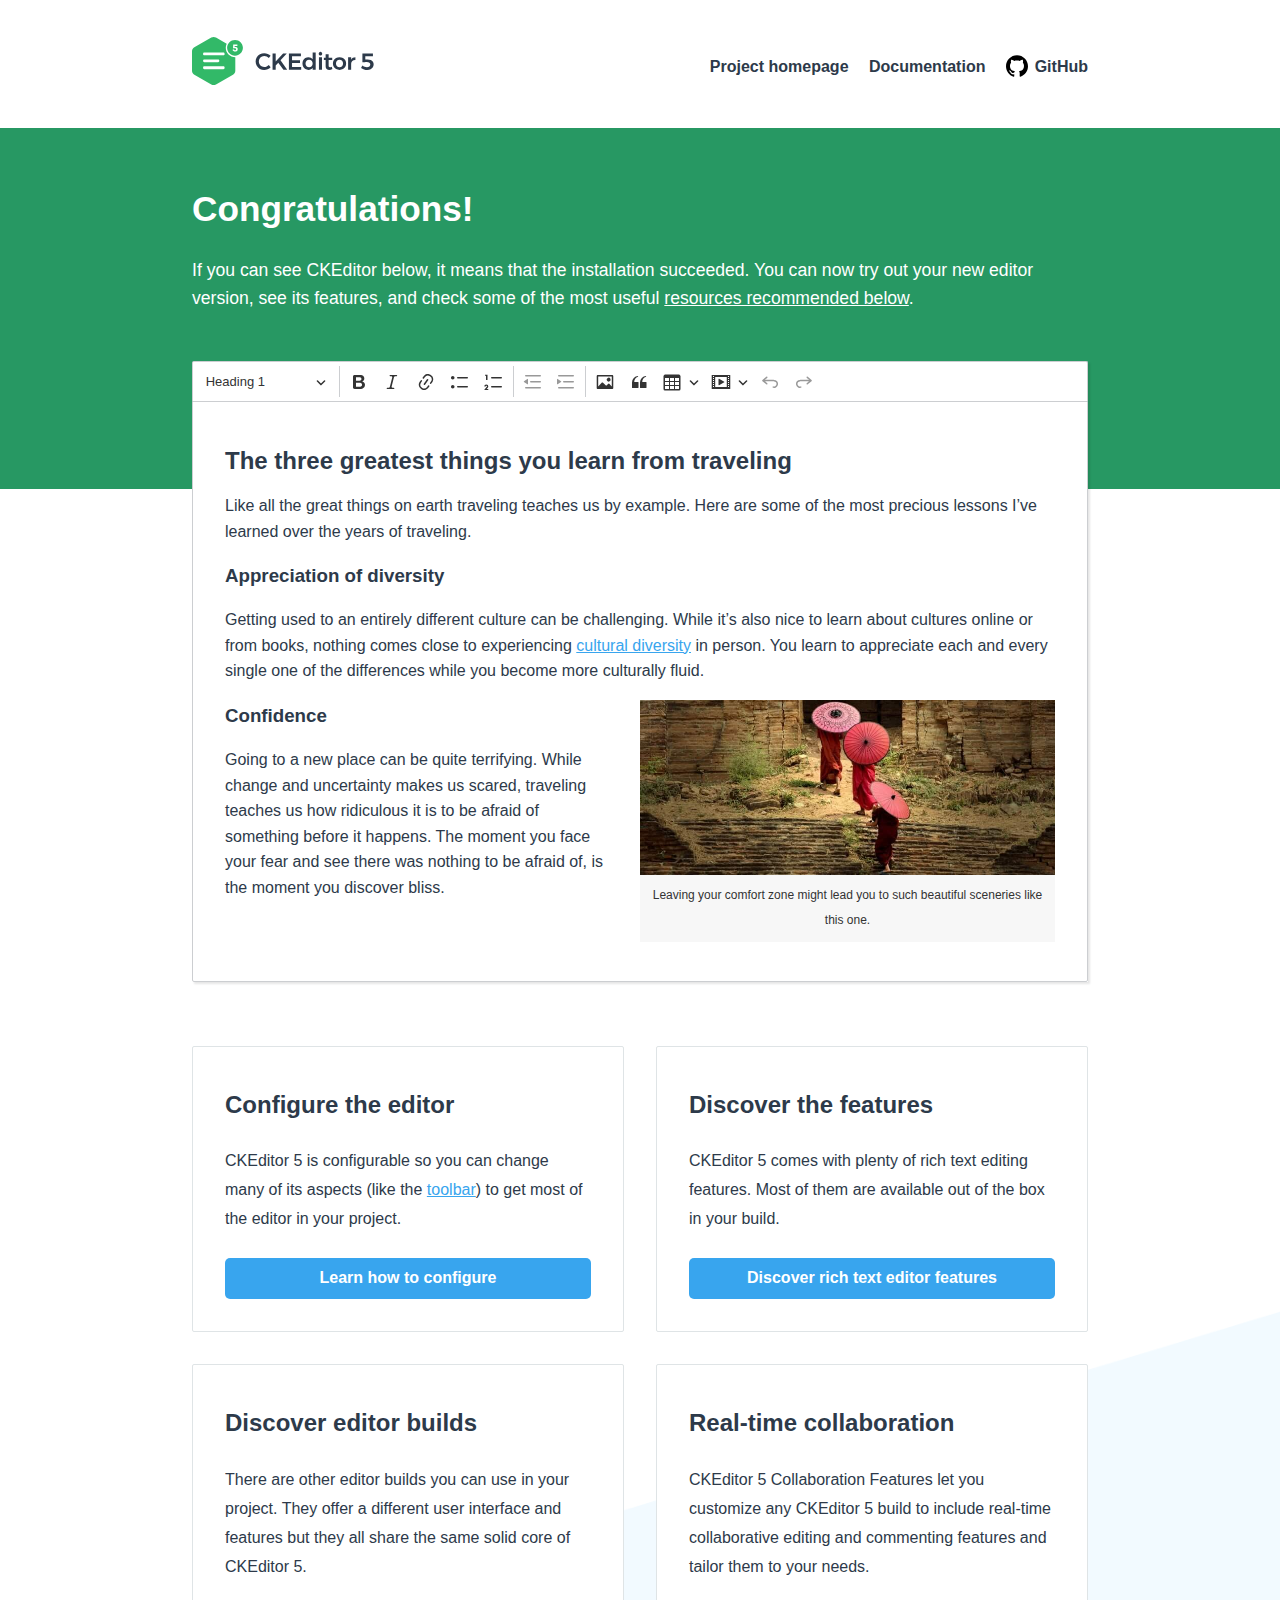
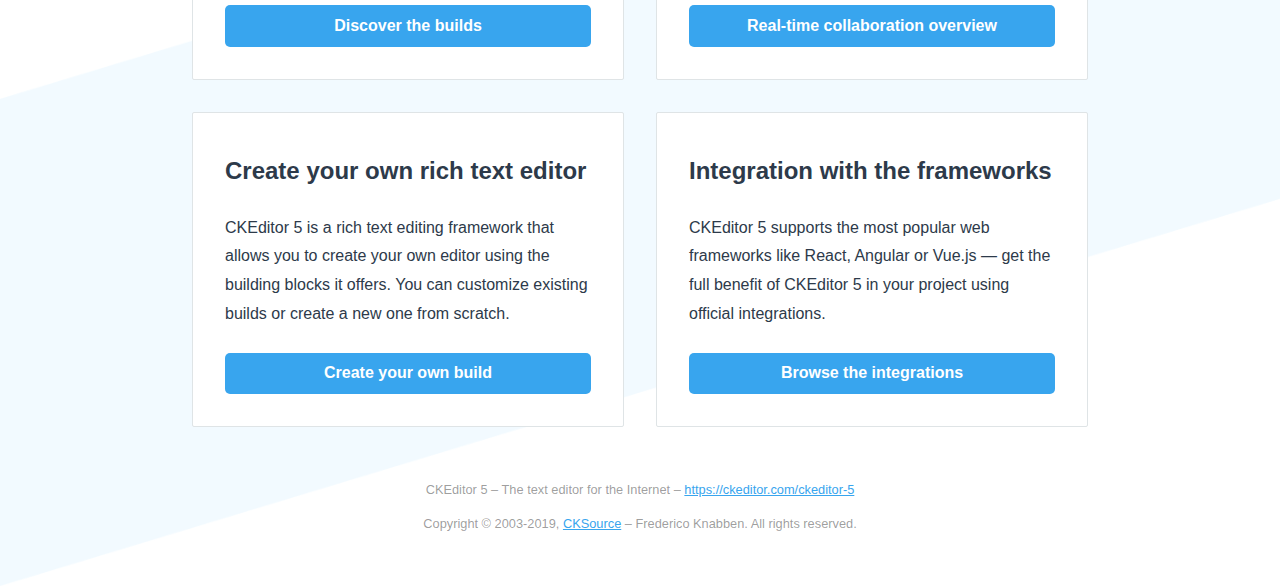
<file: MochHengkyDwiS/public/ckeditor/index.html>
<!DOCTYPE html>
<!--
Copyright (c) 2003-2019, CKSource - Frederico Knabben. All rights reserved.
For licensing, see LICENSE.md or https://ckeditor.com/legal/ckeditor-oss-license
-->
<html lang="en">

<head>
	<meta charset="utf-8">
	<meta name="viewport" content="width=device-width, initial-scale=1.0, maximum-scale=1.0" />
	<link type="text/css" href="sample/css/sample.css" rel="stylesheet" media="screen" />
	<title>CKEditor 5 – classic editor build sample</title>
</head>

<body>

	<header>
		<div class="centered">
			<h1><a href="https://ckeditor.com/ckeditor-5"><img src="sample/img/logo.svg"
						alt="WYSIWYG editor - CKEditor 5" /></a></h1>

			<input type="checkbox" id="menu-toggle" />
			<label for="menu-toggle"></label>

			<nav>
				<ul>
					<li><a href="https://ckeditor.com/ckeditor-5">Project homepage</a></li>
					<li><a href="https://ckeditor.com/docs/">Documentation</a></li>
					<li><a href="https://github.com/ckeditor/ckeditor5">GitHub</a></li>
				</ul>
			</nav>
		</div>
	</header>

	<main>
		<div class="message">
			<div class="centered">
				<h1>Congratulations!</h1>

				<p>If you can see CKEditor below, it means that the installation succeeded. You can now try out your new
					editor version, see its features,
					and check some of the most useful <a href="#references">resources recommended below</a>.</p>
			</div>
		</div>
		<div class="centered">
			<div id="editor">
				<h2>The three greatest things you learn from traveling</h2>

				<p>Like all the great things on earth traveling teaches us by example. Here are some of the most
					precious lessons I’ve learned over the years of traveling.</p>

				<h3>Appreciation of diversity</h3>

				<p>Getting used to an entirely different culture can be challenging. While it’s also nice to learn about
					cultures online or from books, nothing comes close to experiencing <a
						href="https://en.wikipedia.org/wiki/Cultural_diversity">cultural diversity</a> in person. You
					learn to appreciate each and every single one of the differences while you become more culturally
					fluid.</p>

				<figure class="image image-style-side"><img src="sample/img/umbrellas.jpg"
						alt="Three Monks walking on ancient temple.">
					<figcaption>Leaving your comfort zone might lead you to such beautiful sceneries like this one.
					</figcaption>
				</figure>

				<h3>Confidence</h3>

				<p>Going to a new place can be quite terrifying. While change and uncertainty makes us scared, traveling
					teaches us how ridiculous it is to be afraid of something before it happens. The moment you face
					your fear and see there was nothing to be afraid of, is the moment you discover bliss.</p>
			</div>

			<div id="references">
				<section>
					<h2>Configure the editor</h2>
					<p>CKEditor 5 is configurable so you can change many of its aspects (like the <a
							href="https://ckeditor.com/docs/ckeditor5/latest/builds/guides/integration/configuration.html#toolbar-setup">toolbar</a>)
						to get most of the editor in your project.</p>
					<p><a
							href="https://ckeditor.com/docs/ckeditor5/latest/builds/guides/integration/configuration.html">Learn
							how to configure</a></p>
				</section>

				<section>
					<h2>Discover the features</h2>
					<p>CKEditor 5 comes with plenty of rich text editing features. Most of them are available out of the
						box in your build.</p>
					<p><a href="https://ckeditor.com/docs/ckeditor5/latest/features/index.html">Discover rich text
							editor features</a></p>
				</section>

				<section>
					<h2>Discover editor builds</h2>
					<p>There are other editor builds you can use in your project. They offer a different user interface
						and features but they all share the same solid core of CKEditor 5.</p>
					<p><a href="https://ckeditor.com/docs/ckeditor5/latest/builds/guides/overview.html">Discover the
							builds</a></p>
				</section>

				<section>
					<h2>Real-time collaboration</h2>
					<p>CKEditor 5 Collaboration Features let you customize any CKEditor 5 build to include real-time
						collaborative editing and commenting features and tailor them to your needs.</p>
					<p><a href="https://ckeditor.com/docs/ckeditor5/latest/features/collaboration/collaboration.html">Real-time
							collaboration overview</a></p>
				</section>

				<section>
					<h2>Create your own rich text editor</h2>
					<p>CKEditor 5 is a rich text editing framework that allows you to create your own editor using the
						building blocks it offers. You can customize existing builds or create a new one from scratch.
					</p>
					<p><a
							href="https://ckeditor.com/docs/ckeditor5/latest/builds/guides/development/custom-builds.html">Create
							your own build</a></p>
				</section>

				<section>
					<h2>Integration with the frameworks</h2>
					<p>CKEditor 5 supports the most popular web frameworks like React, Angular or Vue.js &mdash; get the
						full benefit of CKEditor 5 in your project using official integrations.</p>
					<p><a
							href="https://ckeditor.com/docs/ckeditor5/latest/builds/guides/integration/frameworks/overview.html">Browse
							the integrations</a></p>
				</section>
			</div>
		</div>
	</main>

	<footer>
		<div>
			<p>CKEditor 5 – The text editor for the Internet – <a
					href="https://ckeditor.com/ckeditor-5">https://ckeditor.com/ckeditor-5</a></p>
			<p>Copyright © 2003-2019, <a href="https://cksource.com/">CKSource</a> – Frederico Knabben. All rights
				reserved.</p>
		</div>
	</footer>

	<script src="ckeditor.js"></script>

	<script>
		ClassicEditor
			.create(document.querySelector('#editor'), {
				// toolbar: [ 'heading', '|', 'bold', 'italic', 'link' ]
			})
			.then(editor => {
				window.editor = editor;
			})
			.catch(err => {
				console.error(err.stack);
			});
	</script>

</body>

</html>
</file>
<file: MochHengkyDwiS/public/ckeditor/sample/css/sample.css>
/**
 * @license Copyright (c) 2003-2019, CKSource - Frederico Knabben. All rights reserved.
 * For licensing, see LICENSE.md or https://ckeditor.com/legal/ckeditor-oss-license
 */

:root {
	--ck-sample-base-spacing: 2em;
	--ck-sample-color-white: #fff;
	--ck-sample-color-green: #279863;
}

body, html {
	padding: 0;
	margin: 0;

	font-family: sans-serif, Arial, Verdana, "Trebuchet MS", "Apple Color Emoji", "Segoe UI Emoji", "Segoe UI Symbol";
	font-size: 16px;
	line-height: 22px;
}

body {
	height: 100%;
	color: #2D3A4A;
	background-image: url(../img/bg.png);
	background-repeat: no-repeat;
	background-position: 50% 100%;
	background-size: 100% auto;
}

body * {
	box-sizing: border-box;
}

a {
	color: #38A5EE;
}

abbr {
	border-bottom: 1px dotted #333;
	text-decoration: none;
}

.centered {
	max-width: 960px;
	margin: 0 auto;
	padding: 0 var(--ck-sample-base-spacing);
}

/* --------- HEADER ---------------------------------------------------------------------------- */

header .centered {
	display: flex;
	flex-flow: row nowrap;
	justify-content: space-between;
	align-items: center;
	min-height: 8em;
}

header h1 {
	margin: 0;
	font-size: 1em;
	display: inline-block;
}

header h1 a {
	display: inline-block;
	line-height: 0;
}

header h1 img {
	height: 3em;
}

header nav ul {
	margin: 0;
	padding: 0;
	list-style-type: none;
}

header nav ul li {
	display: inline-block;
}

header nav ul li + li {
	margin-left: 1em;
}

header nav ul li a {
	font-weight: bold;
	text-decoration: none;
	color: #2D3A4A;
}

header nav ul li a:hover {
	text-decoration: underline;
}

header nav ul li:last-child a::before {
	content: url(../img/github.svg);
	width: 1.4em;
	height: 1.4em;
	display: inline-block;
	margin-right: .4em;
	position: relative;
	top: .3em;
}

header input {
	display: none;
}

header label {
	display: none;
}

/* --------- MAIN ------------------------------------------------------------------------------- */

main .message {
	padding: 0 0 var(--ck-sample-base-spacing);
	background: var(--ck-sample-color-green);
	color: var(--ck-sample-color-white);
}

main .message::after {
	content: "";
	z-index: -1;
	display: block;
	height: 10em;
	width: 100%;
	background: var(--ck-sample-color-green);
	position: absolute;
	left: 0;
}

main .message h1 {
	padding-top: var(--ck-sample-base-spacing);
	margin: 0 0 1em;
	font-size: 2.2em;
}

main .message p {
	font-size: 1.1em;
	line-height: 1.6em;
}

main .message p a {
	color: var(--ck-sample-color-white);
}

main #editor {
	background: var(--ck-sample-color-white);
	box-shadow: 2px 2px 2px rgba(0,0,0,.1);
	border: 1px solid #DFE4E6;			
	border-bottom-color: #cdd0d2;
	border-right-color: #cdd0d2;
}

main .ck.ck-editor {
	box-shadow: 2px 2px 2px rgba(0,0,0,.1);
}

main .ck.ck-content {
	font-size: 1em;
	line-height: 1.6em;
	margin-bottom: 0.8em;
	min-height: 200px;
	padding: 1.5em 2em;
}

main #references {
	margin: 4em 0 var(--ck-sample-base-spacing);
	display: grid;
	grid-template-columns: repeat( auto-fit, minmax(320px, 1fr) );
	grid-gap: var(--ck-sample-base-spacing);
}

main #references > section {
	background: var(--ck-sample-color-white);
	border-radius: 2px;
	border: 1px solid #DFE4E6;			
	padding: var(--ck-sample-base-spacing);
	line-height: 1.8em;

	display: flex;
	flex-flow: column nowrap;
	justify-content: space-between;
}

main #references > section h2 {
	margin: .5em 0;
}

main #references > section p:first-of-type {
	flex: 1 0 auto;
}

main #references > section p:last-child {
	margin: calc(.25*var(--ck-sample-base-spacing)) 0 0;
}

main #references > section p:last-child a {
	background: #38A5EE;
	border-radius: 5px;
	padding: .4em 1em;
	color: var(--ck-sample-color-white);
	text-decoration: none;
	font-weight: bold;
	display: block;
	text-align: center;
}

main #references > section p:last-child a:hover {
	background: #218cd4;
}

/* --------- MAIN / DOCUMENT EDITOR --------------------------------------------------------------- */

main .document-editor {
	border: 1px solid #DFE4E6;
	border-bottom-color: #cdd0d2;
	border-right-color: #cdd0d2;
	border-radius: 2px;
	max-height: 700px;
	display: flex;
	flex-flow: column nowrap;
	box-shadow: 2px 2px 2px rgba(0,0,0,.1);
}

main .toolbar-container {
	z-index: 1;
	position: relative;
	box-shadow: 2px 2px 1px rgba(0,0,0,.05);
}

main .toolbar-container .ck.ck-toolbar {
	border-top-width: 0;
	border-left-width: 0;
	border-right-width: 0;
	border-radius: 0;
}

main .content-container {
	padding: var(--ck-sample-base-spacing);
	background: #eee;
	overflow-y: scroll;
}

main .content-container #editor {
	border-top-left-radius: 0;
	border-top-right-radius: 0;

	width: 15.8cm;
	min-height: 21cm;
	padding: 1cm 1cm 2cm;
	margin: 0 auto;
	box-shadow: 2px 2px 1px rgba(0,0,0,.05);
}

/* --------- FOOTER ------------------------------------------------------------------------------- */

footer {
	margin: calc(2*var(--ck-sample-base-spacing)) var(--ck-sample-base-spacing);
	font-size: .8em;
	text-align: center;
	color: rgba(0,0,0,.4);
}

/* --------- RWD ------------------------------------------------------------------------------- */

@media (max-width: 900px) {
	header .centered {
		padding-top: var(--ck-sample-base-spacing);
		padding-bottom: var(--ck-sample-base-spacing);
		flex-flow: column nowrap;
		align-items: stretch;
		min-height: unset;
	}

	header h1 {
		text-align: center;
		margin-bottom: var(--ck-sample-base-spacing);
	}

	header nav ul {
		text-align: center;
	}
}

@media (max-width: 600px) {
	header .centered {
		padding-left: 0;
		padding-right: 0;
	}

	header nav {
		position: absolute;
		top: 0;
		left: 0;
		right: 0;		
		background: #fff;
		padding: 1em 0;
		transition: all .4s ease-out;
		transform: translateY(-100%);
		overflow: hidden;
	}

	header h1 {
		margin: 0;
	}

	header nav ul li {
		display: block;
		line-height: 3em;
		margin-bottom: 1px;
	}

	header nav ul li a {
		display: block;
	}

	header nav ul li a:hover {
		background: #eee;
	}

	header nav ul li + li {
		margin-left: 0;
	}

	header label {
		display: block;
		color: #fff;
		width: 40px;
		height: 40px;
		position: absolute;
		top: 10px;
		left: 10px;
		z-index: 1;
		transition: transform .2s ease-out;
		transform: rotate(0deg);
		background: url([data-uri]) center center no-repeat;
	}

	header input:checked ~ nav {
		transform: translateY(0%);
		box-shadow: 0 3px 3px rgba(0,0,0,.1);		
	}

	header input:checked ~ label {
		background-image: url([data-uri]);
		transform: rotate(180deg);
	}

	main #references {
		grid-template-columns: repeat( auto-fit, minmax(240px, 1fr) );
	}
}
</file>
